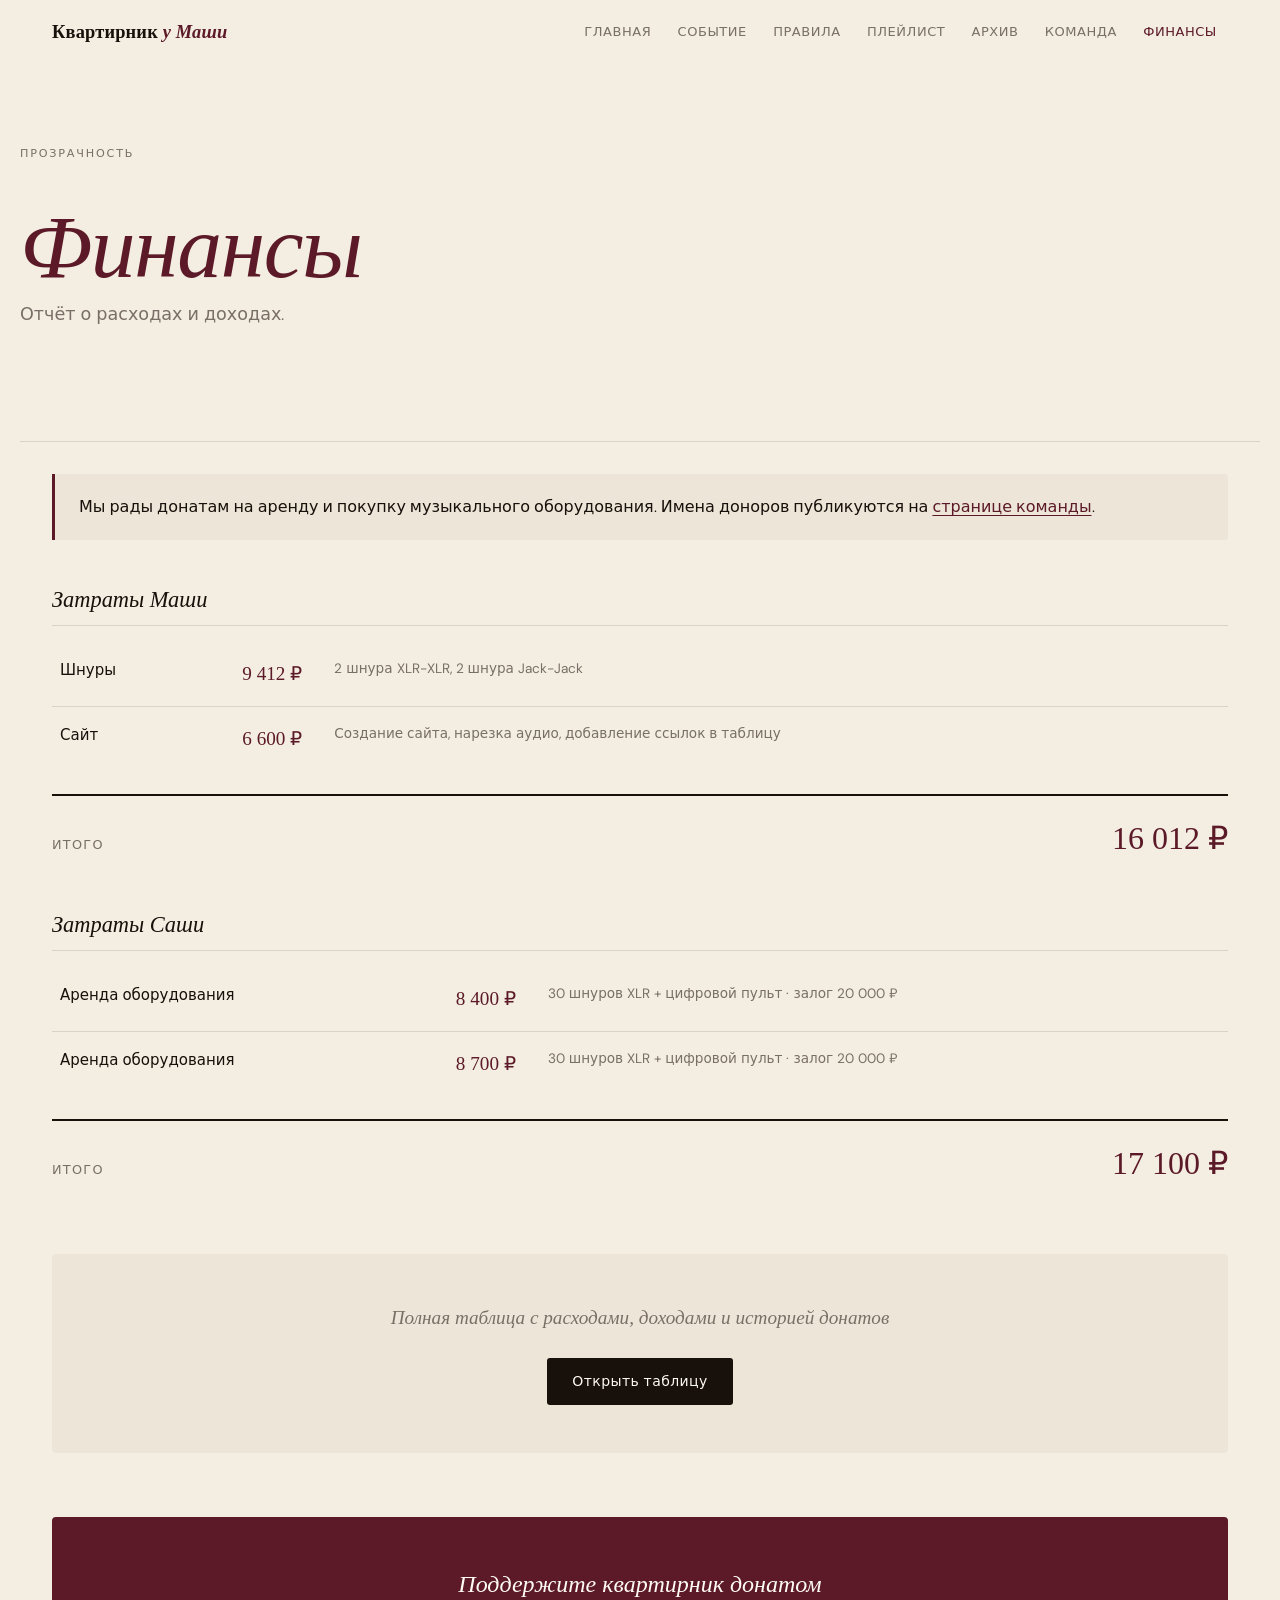
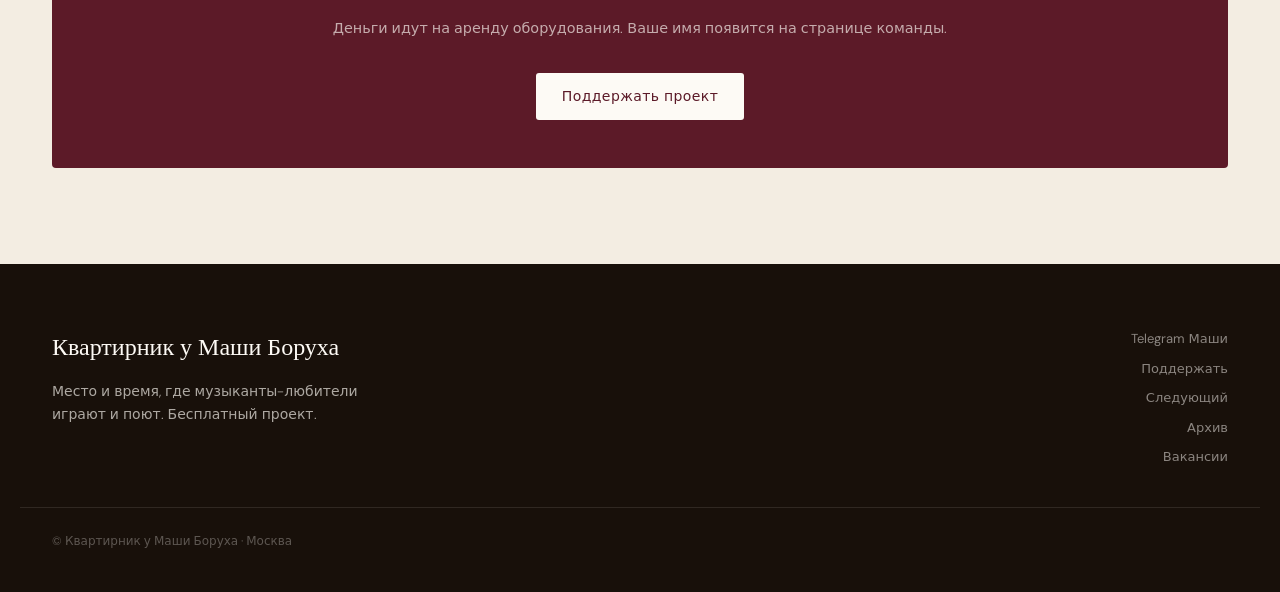
<file: finance.html>
<!doctype html>
<html lang="ru">
<head>
<meta charset="utf-8">
<meta name="viewport" content="width=device-width,initial-scale=1">
<title>Финансы · Квартирник у Маши Боруха</title>
<meta name="description" content="Прозрачный отчёт о расходах и доходах квартирника у Маши Боруха.">
<link rel="preconnect" href="https://fonts.googleapis.com">
<link rel="preconnect" href="https://fonts.gstatic.com" crossorigin>
<link rel="stylesheet" href="styles.css">
</head>
<body>

<nav class="nav-wrap scrolled" id="nav">
  <div class="nav-inner">
    <a href="index.html" class="nav-brand">Квартирник <em>у Маши</em></a>
    <button class="nav-toggle" id="navToggle" aria-label="Меню">
      <span></span><span></span><span></span>
    </button>
    <ul class="nav-links" id="navLinks">
      <li><a href="index.html">Главная</a></li>
      <li><a href="events.html">Событие</a></li>
      <li><a href="rules.html">Правила</a></li>
      <li><a href="playlist.html">Плейлист</a></li>
      <li><a href="archive.html">Архив</a></li>
      <li><a href="team.html">Команда</a></li>
      <li><a href="finance.html" aria-current="page">Финансы</a></li>
    </ul>
  </div>
</nav>

<div class="page-head wrap">
  <p class="section__label reveal">Прозрачность</p>
  <h1 class="page-title reveal d1"><em>Финансы</em></h1>
  <p class="page-sub reveal d2">Отчёт о расходах и доходах.</p>
</div>

<div class="wrap">

  <div class="finance-intro reveal">
    Мы рады донатам на аренду и покупку музыкального оборудования. Имена доноров публикуются на <a href="team.html" style="color:var(--wine);text-decoration:underline;text-underline-offset:3px">странице команды</a>.
  </div>

  <div class="expense-group reveal">
    <h2 class="expense-group-title">Затраты Маши</h2>
    <table class="expense-table">
      <tbody>
        <tr>
          <td>Шнуры</td>
          <td>9 412 ₽</td>
          <td>2 шнура XLR-XLR, 2 шнура Jack-Jack</td>
        </tr>
        <tr>
          <td>Сайт</td>
          <td>6 600 ₽</td>
          <td>Создание сайта, нарезка аудио, добавление ссылок в таблицу</td>
        </tr>
      </tbody>
    </table>
    <div class="total-row">
      <span class="total-label">Итого</span>
      <span class="total-amount">16 012 ₽</span>
    </div>
  </div>

  <div class="expense-group reveal">
    <h2 class="expense-group-title">Затраты Саши</h2>
    <table class="expense-table">
      <tbody>
        <tr>
          <td>Аренда оборудования</td>
          <td>8 400 ₽</td>
          <td>30 шнуров XLR + цифровой пульт · залог 20 000 ₽</td>
        </tr>
        <tr>
          <td>Аренда оборудования</td>
          <td>8 700 ₽</td>
          <td>30 шнуров XLR + цифровой пульт · залог 20 000 ₽</td>
        </tr>
      </tbody>
    </table>
    <div class="total-row">
      <span class="total-label">Итого</span>
      <span class="total-amount">17 100 ₽</span>
    </div>
  </div>

  <div class="reveal" style="margin:4rem 0;padding:3rem;background:var(--surface);border-radius:4px;text-align:center">
    <p style="font-family:var(--f-display);font-size:1.2rem;font-style:italic;margin-bottom:1.5rem;color:var(--smoke)">Полная таблица с расходами, доходами и историей донатов</p>
    <a href="#" class="btn btn-dark">Открыть таблицу</a>
  </div>

  <div class="reveal" style="margin:2rem 0 6rem;padding:3rem;background:var(--wine);border-radius:4px;text-align:center">
    <p style="font-family:var(--f-display);font-size:1.5rem;font-style:italic;color:var(--white);margin-bottom:.5rem">Поддержите квартирник донатом</p>
    <p style="font-size:.9rem;color:rgba(253,250,245,.65);margin-bottom:2rem;font-weight:300">Деньги идут на аренду оборудования. Ваше имя появится на странице команды.</p>
    <a href="https://www.tinkoff.ru/cf/5ptRedZWPa4" target="_blank" rel="noopener" class="btn" style="background:var(--white);color:var(--wine);font-weight:500">Поддержать проект</a>
  </div>

</div>

<footer class="site-footer">
  <div class="footer-inner">
    <div>
      <p class="footer-brand">Квартирник у Маши Боруха</p>
      <p class="footer-tag">Место и время, где музыканты-любители играют и поют. Бесплатный проект.</p>
    </div>
    <nav class="footer-links">
      <a href="https://t.me/maybeemoi" target="_blank" rel="noopener">Telegram Маши</a>
      <a href="finance.html">Поддержать</a>
      <a href="events.html">Следующий</a>
      <a href="archive.html">Архив</a>
      <a href="team.html">Вакансии</a>
    </nav>
  </div>
  <p class="footer-line">© Квартирник у Маши Боруха · Москва</p>
</footer>

<script>
const nav=document.getElementById('nav'),toggle=document.getElementById('navToggle'),links=document.getElementById('navLinks');
window.addEventListener('scroll',()=>{nav.classList.toggle('scrolled',window.scrollY>40);},{passive:true});
toggle.addEventListener('click',()=>{toggle.classList.toggle('open');links.classList.toggle('open');});
const io=new IntersectionObserver(entries=>{entries.forEach(e=>{if(e.isIntersecting){e.target.classList.add('visible');io.unobserve(e.target);}});},{threshold:.1});
document.querySelectorAll('.reveal').forEach(el=>io.observe(el));
</script>
</body>
</html>
</file>
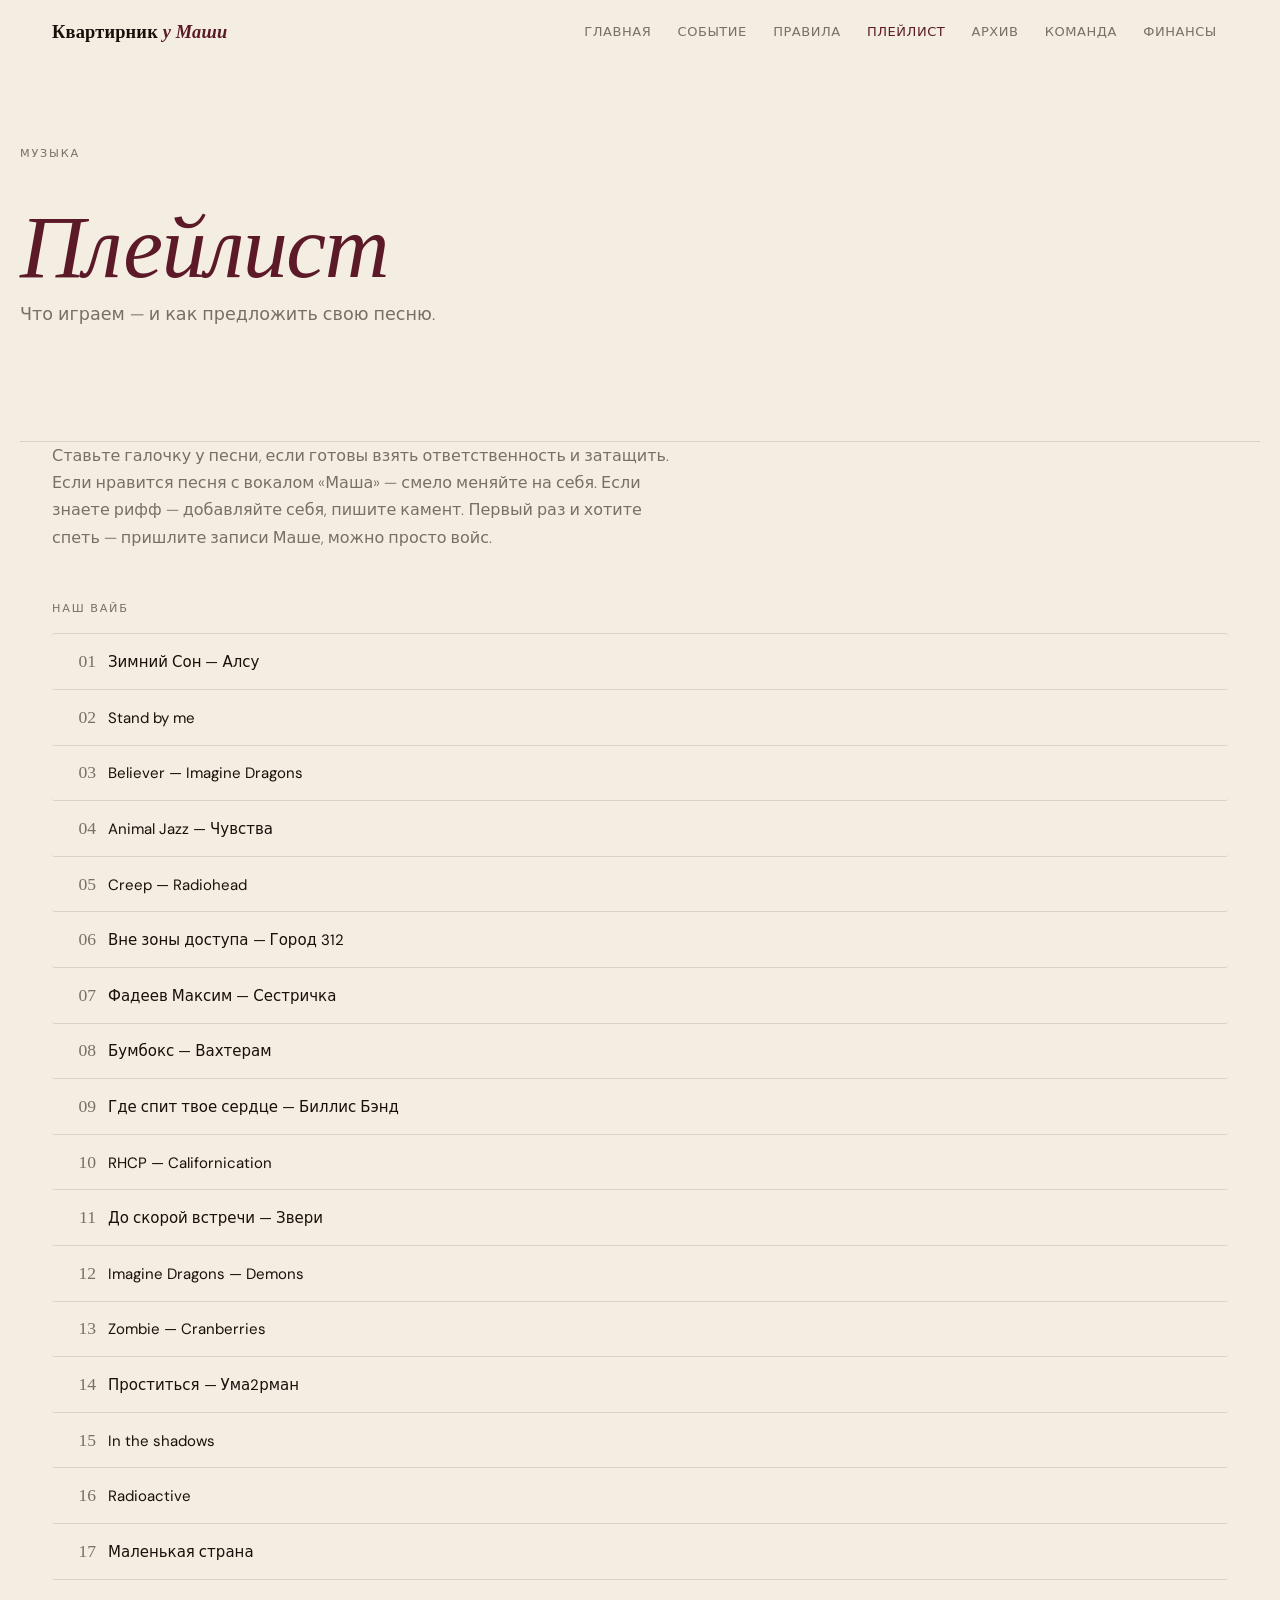
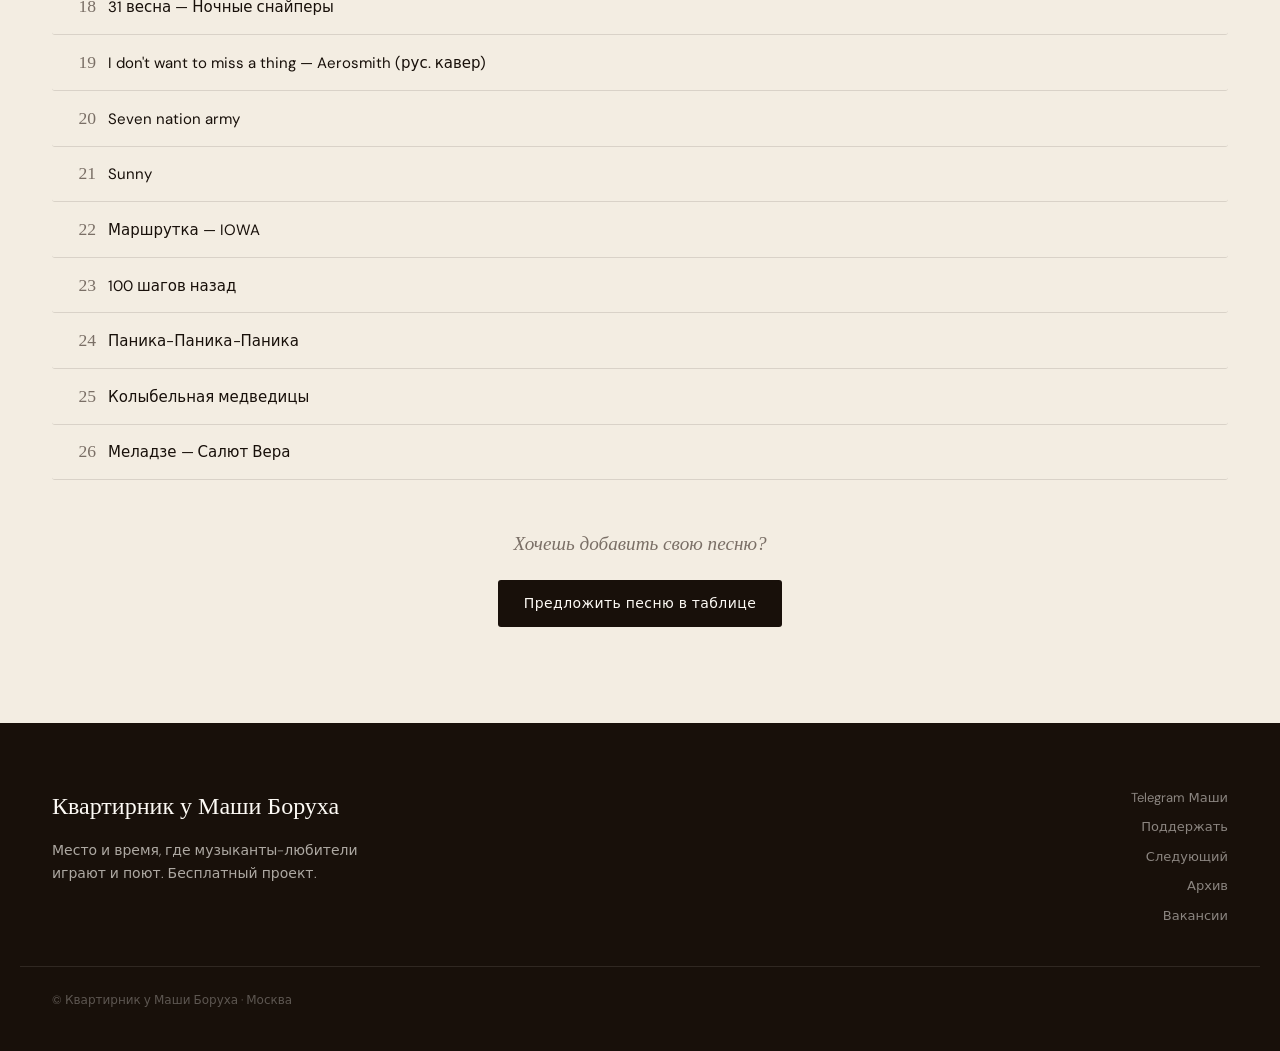
<file: playlist.html>
<!doctype html>
<html lang="ru">
<head>
<meta charset="utf-8">
<meta name="viewport" content="width=device-width,initial-scale=1">
<title>Плейлист · Квартирник у Маши Боруха</title>
<meta name="description" content="Плейлист квартирника у Маши Боруха — предложить песню.">
<link rel="preconnect" href="https://fonts.googleapis.com">
<link rel="preconnect" href="https://fonts.gstatic.com" crossorigin>
<link rel="stylesheet" href="styles.css">
</head>
<body>

<nav class="nav-wrap scrolled" id="nav">
  <div class="nav-inner">
    <a href="index.html" class="nav-brand">Квартирник <em>у Маши</em></a>
    <button class="nav-toggle" id="navToggle" aria-label="Меню">
      <span></span><span></span><span></span>
    </button>
    <ul class="nav-links" id="navLinks">
      <li><a href="index.html">Главная</a></li>
      <li><a href="events.html">Событие</a></li>
      <li><a href="rules.html">Правила</a></li>
      <li><a href="playlist.html" aria-current="page">Плейлист</a></li>
      <li><a href="archive.html">Архив</a></li>
      <li><a href="team.html">Команда</a></li>
      <li><a href="finance.html">Финансы</a></li>
    </ul>
  </div>
</nav>

<div class="page-head wrap">
  <p class="section__label reveal">Музыка</p>
  <h1 class="page-title reveal d1"><em>Плейлист</em></h1>
  <p class="page-sub reveal d2">Что играем — и как предложить свою песню.</p>
</div>

<div class="wrap">

  <div class="reveal" style="margin-bottom:3rem">
    <p style="font-weight:300;color:var(--smoke);font-size:1rem;line-height:1.7;max-width:640px">
      Ставьте галочку у песни, если готовы взять ответственность и затащить.
      Если нравится песня с вокалом «Маша» — смело меняйте на себя.
      Если знаете рифф — добавляйте себя, пишите камент.
      Первый раз и хотите спеть — пришлите записи Маше, можно просто войс.
    </p>
  </div>

  <p class="section__label reveal" style="margin-bottom:1rem">Наш вайб</p>
  <ol class="song-list reveal">
    <li class="song-row"><span class="song-num">01</span><span class="song-title">Зимний Сон — Алсу</span></li>
    <li class="song-row"><span class="song-num">02</span><span class="song-title">Stand by me</span></li>
    <li class="song-row"><span class="song-num">03</span><span class="song-title">Believer — Imagine Dragons</span></li>
    <li class="song-row"><span class="song-num">04</span><span class="song-title">Animal Jazz — Чувства</span></li>
    <li class="song-row"><span class="song-num">05</span><span class="song-title">Creep — Radiohead</span></li>
    <li class="song-row"><span class="song-num">06</span><span class="song-title">Вне зоны доступа — Город 312</span></li>
    <li class="song-row"><span class="song-num">07</span><span class="song-title">Фадеев Максим — Сестричка</span></li>
    <li class="song-row"><span class="song-num">08</span><span class="song-title">Бумбокс — Вахтерам</span></li>
    <li class="song-row"><span class="song-num">09</span><span class="song-title">Где спит твое сердце — Биллис Бэнд</span></li>
    <li class="song-row"><span class="song-num">10</span><span class="song-title">RHCP — Californication</span></li>
    <li class="song-row"><span class="song-num">11</span><span class="song-title">До скорой встречи — Звери</span></li>
    <li class="song-row"><span class="song-num">12</span><span class="song-title">Imagine Dragons — Demons</span></li>
    <li class="song-row"><span class="song-num">13</span><span class="song-title">Zombie — Cranberries</span></li>
    <li class="song-row"><span class="song-num">14</span><span class="song-title">Проститься — Ума2рман</span></li>
    <li class="song-row"><span class="song-num">15</span><span class="song-title">In the shadows</span></li>
    <li class="song-row"><span class="song-num">16</span><span class="song-title">Radioactive</span></li>
    <li class="song-row"><span class="song-num">17</span><span class="song-title">Маленькая страна</span></li>
    <li class="song-row"><span class="song-num">18</span><span class="song-title">31 весна — Ночные снайперы</span></li>
    <li class="song-row"><span class="song-num">19</span><span class="song-title">I don't want to miss a thing — Aerosmith (рус. кавер)</span></li>
    <li class="song-row"><span class="song-num">20</span><span class="song-title">Seven nation army</span></li>
    <li class="song-row"><span class="song-num">21</span><span class="song-title">Sunny</span></li>
    <li class="song-row"><span class="song-num">22</span><span class="song-title">Маршрутка — IOWA</span></li>
    <li class="song-row"><span class="song-num">23</span><span class="song-title">100 шагов назад</span></li>
    <li class="song-row"><span class="song-num">24</span><span class="song-title">Паника-Паника-Паника</span></li>
    <li class="song-row"><span class="song-num">25</span><span class="song-title">Колыбельная медведицы</span></li>
    <li class="song-row"><span class="song-num">26</span><span class="song-title">Меладзе — Салют Вера</span></li>
  </ol>

  <div class="playlist-cta reveal">
    <p style="font-family:var(--f-display);font-size:1.2rem;font-style:italic;color:var(--smoke);margin-bottom:1.25rem">Хочешь добавить свою песню?</p>
    <a href="#" class="btn btn-dark">Предложить песню в таблице</a>
  </div>

</div>

<footer class="site-footer">
  <div class="footer-inner">
    <div>
      <p class="footer-brand">Квартирник у Маши Боруха</p>
      <p class="footer-tag">Место и время, где музыканты-любители играют и поют. Бесплатный проект.</p>
    </div>
    <nav class="footer-links">
      <a href="https://t.me/maybeemoi" target="_blank" rel="noopener">Telegram Маши</a>
      <a href="finance.html">Поддержать</a>
      <a href="events.html">Следующий</a>
      <a href="archive.html">Архив</a>
      <a href="team.html">Вакансии</a>
    </nav>
  </div>
  <p class="footer-line">© Квартирник у Маши Боруха · Москва</p>
</footer>

<script>
const nav=document.getElementById('nav'),toggle=document.getElementById('navToggle'),links=document.getElementById('navLinks');
window.addEventListener('scroll',()=>{nav.classList.toggle('scrolled',window.scrollY>40);},{passive:true});
toggle.addEventListener('click',()=>{toggle.classList.toggle('open');links.classList.toggle('open');});
const io=new IntersectionObserver(entries=>{entries.forEach(e=>{if(e.isIntersecting){e.target.classList.add('visible');io.unobserve(e.target);}});},{threshold:.06});
document.querySelectorAll('.reveal').forEach(el=>io.observe(el));
</script>
</body>
</html>
</file>
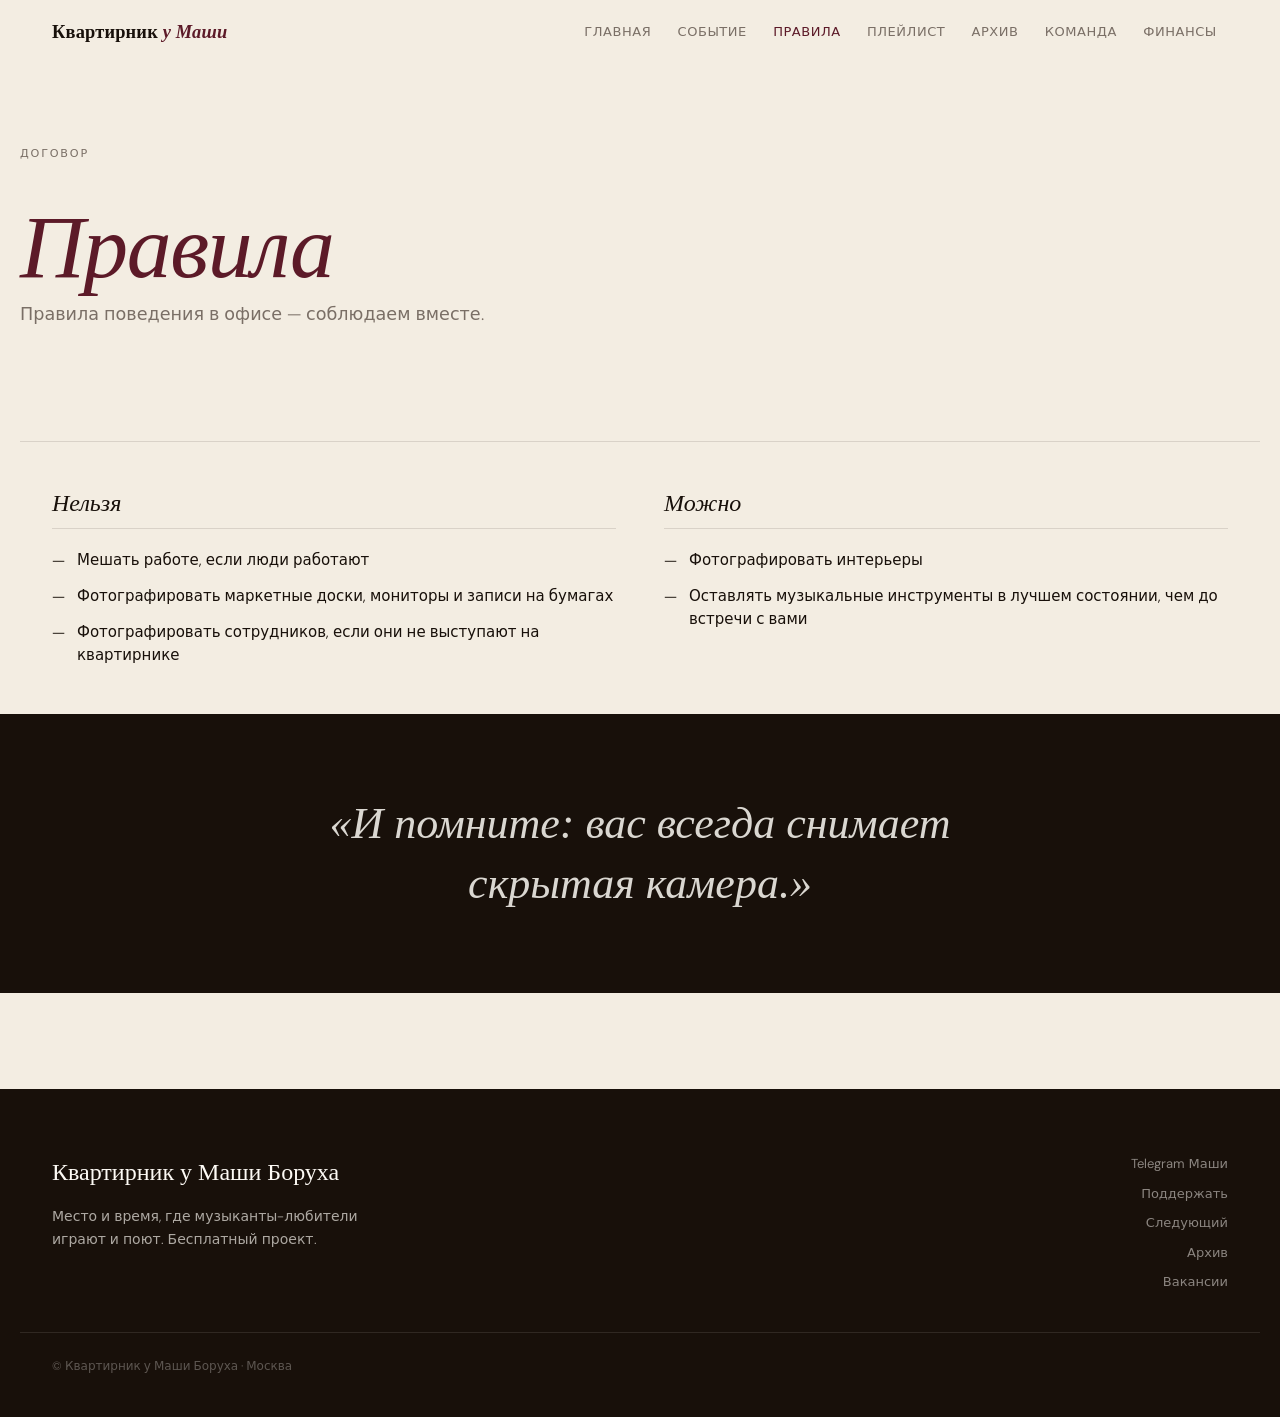
<file: rules.html>
<!doctype html>
<html lang="ru">
<head>
<meta charset="utf-8">
<meta name="viewport" content="width=device-width,initial-scale=1">
<title>Правила · Квартирник у Маши Боруха</title>
<meta name="description" content="Правила поведения на квартирнике у Маши Боруха.">
<link rel="preconnect" href="https://fonts.googleapis.com">
<link rel="preconnect" href="https://fonts.gstatic.com" crossorigin>
<link rel="stylesheet" href="styles.css">
</head>
<body>

<nav class="nav-wrap scrolled" id="nav">
  <div class="nav-inner">
    <a href="index.html" class="nav-brand">Квартирник <em>у Маши</em></a>
    <button class="nav-toggle" id="navToggle" aria-label="Меню">
      <span></span><span></span><span></span>
    </button>
    <ul class="nav-links" id="navLinks">
      <li><a href="index.html">Главная</a></li>
      <li><a href="events.html">Событие</a></li>
      <li><a href="rules.html" aria-current="page">Правила</a></li>
      <li><a href="playlist.html">Плейлист</a></li>
      <li><a href="archive.html">Архив</a></li>
      <li><a href="team.html">Команда</a></li>
      <li><a href="finance.html">Финансы</a></li>
    </ul>
  </div>
</nav>

<div class="page-head wrap">
  <p class="section__label reveal">Договор</p>
  <h1 class="page-title reveal d1"><em>Правила</em></h1>
  <p class="page-sub reveal d2">Правила поведения в офисе — соблюдаем вместе.</p>
</div>

<div class="wrap">
  <div class="rules-grid">
    <div class="reveal">
      <h2 class="rules-col-title">Нельзя</h2>
      <ul class="rules-list">
        <li>
          <span class="r-icon">—</span>
          <span>Мешать работе, если люди работают</span>
        </li>
        <li>
          <span class="r-icon">—</span>
          <span>Фотографировать маркетные доски, мониторы и записи на бумагах</span>
        </li>
        <li>
          <span class="r-icon">—</span>
          <span>Фотографировать сотрудников, если они не выступают на квартирнике</span>
        </li>
      </ul>
    </div>
    <div class="reveal d1">
      <h2 class="rules-col-title">Можно</h2>
      <ul class="rules-list">
        <li>
          <span class="r-icon">—</span>
          <span>Фотографировать интерьеры</span>
        </li>
        <li>
          <span class="r-icon">—</span>
          <span>Оставлять музыкальные инструменты в лучшем состоянии, чем до встречи с вами</span>
        </li>
      </ul>
    </div>
  </div>
</div>

<div class="history-strip">
  <div class="wrap" style="max-width:800px">
    <p class="rules-quote reveal" style="color:rgba(253,250,245,.85);padding:0">
      «И помните: вас всегда снимает скрытая камера.»
    </p>
  </div>
</div>

<footer class="site-footer">
  <div class="footer-inner">
    <div>
      <p class="footer-brand">Квартирник у Маши Боруха</p>
      <p class="footer-tag">Место и время, где музыканты-любители играют и поют. Бесплатный проект.</p>
    </div>
    <nav class="footer-links">
      <a href="https://t.me/maybeemoi" target="_blank" rel="noopener">Telegram Маши</a>
      <a href="finance.html">Поддержать</a>
      <a href="events.html">Следующий</a>
      <a href="archive.html">Архив</a>
      <a href="team.html">Вакансии</a>
    </nav>
  </div>
  <p class="footer-line">© Квартирник у Маши Боруха · Москва</p>
</footer>

<script>
const nav=document.getElementById('nav'),toggle=document.getElementById('navToggle'),links=document.getElementById('navLinks');
window.addEventListener('scroll',()=>{nav.classList.toggle('scrolled',window.scrollY>40);},{passive:true});
toggle.addEventListener('click',()=>{toggle.classList.toggle('open');links.classList.toggle('open');});
const io=new IntersectionObserver(entries=>{entries.forEach(e=>{if(e.isIntersecting){e.target.classList.add('visible');io.unobserve(e.target);}});},{threshold:.1});
document.querySelectorAll('.reveal').forEach(el=>io.observe(el));
</script>
</body>
</html>
</file>
<file: styles.css>
@import url('https://fonts.googleapis.com/css2?family=Cormorant+Garant:ital,wght@0,300;0,400;0,500;0,600;0,700;1,300;1,400;1,500;1,600&family=DM+Sans:ital,opsz,wght@0,9..40,300;0,9..40,400;0,9..40,500;1,9..40,300&display=swap');

/* ─── Tokens ─────────────────────────────────────────── */
:root {
  --ink:     #18100A;
  --paper:   #F3EDE2;
  --wine:    #5C1A28;
  --wine-lt: #7D2438;
  --gold:    #A87828;
  --smoke:   #7A6F66;
  --surface: #EDE6D8;
  --white:   #FDFAF5;
  --border:  rgba(24,16,10,.12);

  --f-display: 'Cormorant Garant', Georgia, serif;
  --f-body:    'DM Sans', system-ui, sans-serif;

  --ease: cubic-bezier(.4,0,.2,1);
  --ease-out: cubic-bezier(0,0,.2,1);
}

/* ─── Reset ──────────────────────────────────────────── */
*, *::before, *::after { box-sizing: border-box; margin: 0; padding: 0; }
html { scroll-behavior: smooth; font-size: 16px; -webkit-text-size-adjust: 100%; }
body {
  font-family: var(--f-body);
  background: var(--paper);
  color: var(--ink);
  line-height: 1.65;
  font-weight: 400;
  overflow-x: hidden;
}
img { display: block; max-width: 100%; height: auto; }
a { color: inherit; text-decoration: none; }
ul { list-style: none; }
button { cursor: pointer; border: none; background: none; font: inherit; }

/* ─── Reveal animation ───────────────────────────────── */
.reveal {
  opacity: 0;
  transform: translateY(28px);
  transition: opacity .7s var(--ease-out), transform .7s var(--ease-out);
}
.reveal.visible { opacity: 1; transform: none; }
.reveal.d1 { transition-delay: .1s; }
.reveal.d2 { transition-delay: .2s; }
.reveal.d3 { transition-delay: .32s; }
.reveal.d4 { transition-delay: .46s; }
.reveal.d5 { transition-delay: .6s; }

/* ─── Nav ────────────────────────────────────────────── */
.nav-wrap {
  position: fixed;
  top: 0; left: 0; right: 0;
  z-index: 100;
  transition: background .35s var(--ease), box-shadow .35s var(--ease);
}
.nav-wrap.scrolled {
  background: rgba(253,250,245,.88);
  backdrop-filter: blur(14px);
  -webkit-backdrop-filter: blur(14px);
  box-shadow: 0 1px 0 var(--border);
}
.nav-inner {
  max-width: 1240px;
  margin: 0 auto;
  padding: 0 2rem;
  height: 64px;
  display: flex;
  align-items: center;
  justify-content: space-between;
  gap: 2rem;
}
.nav-brand {
  font-family: var(--f-display);
  font-size: 1.15rem;
  font-weight: 600;
  letter-spacing: .01em;
  white-space: nowrap;
  flex-shrink: 0;
}
.nav-brand em { font-style: italic; color: var(--wine); }
.nav-links {
  display: flex;
  align-items: center;
  gap: .25rem;
}
.nav-links a {
  font-size: .8125rem;
  font-weight: 500;
  letter-spacing: .04em;
  text-transform: uppercase;
  padding: .4rem .7rem;
  border-radius: 4px;
  transition: color .2s, background .2s;
  color: var(--smoke);
}
.nav-links a:hover { color: var(--ink); background: var(--surface); }
.nav-links a[aria-current="page"] { color: var(--wine); }

/* hamburger */
.nav-toggle {
  display: none;
  flex-direction: column;
  gap: 5px;
  padding: 6px;
}
.nav-toggle span {
  display: block;
  width: 22px;
  height: 2px;
  background: var(--ink);
  border-radius: 2px;
  transition: transform .3s, opacity .3s;
}
.nav-toggle.open span:nth-child(1) { transform: translateY(7px) rotate(45deg); }
.nav-toggle.open span:nth-child(2) { opacity: 0; }
.nav-toggle.open span:nth-child(3) { transform: translateY(-7px) rotate(-45deg); }

@media (max-width: 768px) {
  .nav-links {
    display: none;
    position: fixed;
    top: 64px; left: 0; right: 0;
    background: var(--white);
    flex-direction: column;
    align-items: stretch;
    padding: 1rem;
    border-bottom: 1px solid var(--border);
    gap: 0;
  }
  .nav-links.open { display: flex; }
  .nav-links a { padding: .75rem 1rem; font-size: .875rem; }
  .nav-toggle { display: flex; }
}

/* ─── Hero ───────────────────────────────────────────── */
.hero {
  position: relative;
  min-height: 100svh;
  display: flex;
  align-items: flex-end;
  padding: 0 0 5rem;
  overflow: hidden;
}
.hero__bg {
  position: absolute;
  inset: 0;
  background: var(--ink);
}
.hero__bg img {
  width: 100%;
  height: 100%;
  object-fit: cover;
  opacity: .55;
  filter: saturate(.7);
}
.hero__bg::after {
  content: '';
  position: absolute;
  inset: 0;
  background: linear-gradient(to top, rgba(24,16,10,.75) 30%, rgba(24,16,10,.1) 70%);
}
.hero__content {
  position: relative;
  z-index: 2;
  max-width: 1240px;
  width: 100%;
  margin: 0 auto;
  padding: 0 2rem;
}
.hero__eyebrow {
  font-family: var(--f-body);
  font-size: .75rem;
  font-weight: 500;
  letter-spacing: .14em;
  text-transform: uppercase;
  color: var(--gold);
  margin-bottom: 1.25rem;
}
.hero__title {
  font-family: var(--f-display);
  font-size: clamp(3rem, 9vw, 8rem);
  font-weight: 300;
  line-height: 1.0;
  letter-spacing: -.01em;
  color: var(--white);
  margin-bottom: 1.5rem;
}
.hero__title em { font-style: italic; color: rgba(253,250,245,.7); }
.hero__sub {
  font-size: clamp(.95rem, 1.5vw, 1.2rem);
  color: rgba(253,250,245,.7);
  max-width: 460px;
  margin-bottom: 2.5rem;
  font-weight: 300;
}
.hero__ctas { display: flex; gap: 1rem; flex-wrap: wrap; }

/* ─── Buttons ────────────────────────────────────────── */
.btn {
  display: inline-flex;
  align-items: center;
  gap: .4em;
  padding: .75rem 1.6rem;
  border-radius: 3px;
  font-size: .875rem;
  font-weight: 500;
  letter-spacing: .03em;
  transition: all .25s var(--ease);
}
.btn-primary {
  background: var(--wine);
  color: var(--white);
}
.btn-primary:hover { background: var(--wine-lt); transform: translateY(-1px); }
.btn-ghost {
  border: 1px solid rgba(253,250,245,.35);
  color: var(--white);
}
.btn-ghost:hover { border-color: rgba(253,250,245,.7); background: rgba(253,250,245,.08); }
.btn-dark {
  background: var(--ink);
  color: var(--white);
}
.btn-dark:hover { background: var(--wine); transform: translateY(-1px); }
.btn-outline {
  border: 1.5px solid var(--ink);
  color: var(--ink);
}
.btn-outline:hover { background: var(--ink); color: var(--white); }

/* ─── Layout ─────────────────────────────────────────── */
.wrap {
  max-width: 1240px;
  margin: 0 auto;
  padding: 0 2rem;
}
.section { padding: 6rem 0; }
.section + .section { border-top: 1px solid var(--border); }
.section__label {
  font-size: .7rem;
  font-weight: 500;
  letter-spacing: .16em;
  text-transform: uppercase;
  color: var(--smoke);
  margin-bottom: 2.5rem;
}
.cols-2 {
  display: grid;
  grid-template-columns: 1fr 1fr;
  gap: 4rem;
  align-items: start;
}
@media (max-width: 768px) { .cols-2 { grid-template-columns: 1fr; gap: 2rem; } }

/* ─── Typography ─────────────────────────────────────── */
h1, h2, h3, h4 { font-family: var(--f-display); font-weight: 400; line-height: 1.1; }
.display {
  font-family: var(--f-display);
  font-size: clamp(2.5rem, 6vw, 5.5rem);
  font-weight: 300;
  line-height: 1.05;
  letter-spacing: -.01em;
}
.display em { font-style: italic; }
.page-title {
  font-family: var(--f-display);
  font-size: clamp(2.75rem, 7vw, 6rem);
  font-weight: 300;
  line-height: 1.0;
  letter-spacing: -.015em;
  margin-bottom: .5rem;
}
.page-title em { font-style: italic; color: var(--wine); }
.page-sub {
  font-size: 1.1rem;
  color: var(--smoke);
  margin-bottom: 3rem;
  font-weight: 300;
}
.section-h2 {
  font-size: clamp(1.75rem, 3.5vw, 2.75rem);
  font-weight: 400;
  margin-bottom: 1.5rem;
}
.section-h2 em { font-style: italic; color: var(--wine); }
p + p { margin-top: .9em; }
.lead { font-size: 1.15rem; font-weight: 300; color: var(--smoke); }

/* ─── Page header (non-hero pages) ──────────────────── */
.page-head {
  padding: 9rem 0 4rem;
  border-bottom: 1px solid var(--border);
}

/* ─── Photo strip ────────────────────────────────────── */
.photo-strip {
  display: grid;
  grid-template-columns: repeat(3, 1fr);
  height: 420px;
  overflow: hidden;
}
.photo-strip a,
.photo-strip-item {
  overflow: hidden;
  cursor: default;
}
.photo-strip img {
  width: 100%;
  height: 100%;
  object-fit: cover;
  transition: transform .6s var(--ease), filter .6s var(--ease);
  filter: saturate(.85);
}
.photo-strip img:hover { transform: scale(1.04); filter: saturate(1); }
@media (max-width: 768px) {
  .photo-strip { grid-template-columns: 1fr; height: auto; }
  .photo-strip-item { height: 260px; }
}

/* ─── Icon list ──────────────────────────────────────── */
.icon-list { display: flex; flex-direction: column; gap: 1rem; }
.icon-list li { display: flex; gap: .9rem; align-items: flex-start; }
.icon-list .icon { font-size: 1.25rem; line-height: 1.4; flex-shrink: 0; }
.icon-list .text { font-size: 1rem; font-weight: 300; }
.list-label {
  font-size: .7rem;
  font-weight: 500;
  letter-spacing: .14em;
  text-transform: uppercase;
  color: var(--smoke);
  margin-bottom: 1.25rem;
}

/* ─── History strip ──────────────────────────────────── */
.history-strip {
  background: var(--ink);
  color: var(--white);
  padding: 5rem 0;
}
.history-strip .wrap { max-width: 720px; }
.history-strip blockquote {
  font-family: var(--f-display);
  font-size: clamp(1.4rem, 3vw, 2.2rem);
  font-weight: 300;
  font-style: italic;
  line-height: 1.45;
  color: rgba(253,250,245,.85);
}
.history-strip cite {
  display: block;
  margin-top: 1.5rem;
  font-style: normal;
  font-size: .8rem;
  letter-spacing: .1em;
  text-transform: uppercase;
  color: var(--gold);
}

/* ─── Event card (events.html) ───────────────────────── */
.event-date-block {
  padding: 4rem 0 3rem;
  border-bottom: 1px solid var(--border);
}
.event-num {
  font-family: var(--f-display);
  font-size: clamp(5rem, 16vw, 14rem);
  font-weight: 300;
  line-height: .9;
  letter-spacing: -.03em;
  color: var(--surface);
  pointer-events: none;
  user-select: none;
}
.event-num span { color: var(--wine); }
.event-meta { margin-top: 2rem; display: flex; flex-direction: column; gap: .75rem; }
.event-meta-row { display: flex; align-items: center; gap: 1rem; }
.event-meta-label {
  font-size: .7rem;
  letter-spacing: .12em;
  text-transform: uppercase;
  color: var(--smoke);
  width: 90px;
  flex-shrink: 0;
}
.event-meta-val { font-size: 1rem; font-weight: 400; }

.event-photo {
  position: relative;
  height: clamp(300px, 50vh, 600px);
  overflow: hidden;
  background: var(--ink);
}
.event-photo img { width: 100%; height: 100%; object-fit: cover; opacity: .75; }
.event-photo::after {
  content: '';
  position: absolute;
  inset: 0;
  background: linear-gradient(135deg, rgba(92,26,40,.3), transparent);
}

.info-cards {
  display: grid;
  grid-template-columns: repeat(3,1fr);
  gap: 1px;
  background: var(--border);
  border: 1px solid var(--border);
  margin: 4rem 0;
  border-radius: 4px;
  overflow: hidden;
}
.info-card {
  background: var(--white);
  padding: 2.5rem 2rem;
  text-align: center;
}
.info-card__num {
  font-family: var(--f-display);
  font-size: 2.5rem;
  font-weight: 300;
  color: var(--wine);
  display: block;
}
.info-card__label {
  font-size: .8rem;
  letter-spacing: .08em;
  text-transform: uppercase;
  color: var(--smoke);
  margin-top: .4rem;
}
@media (max-width: 768px) {
  .info-cards { grid-template-columns: 1fr; }
}

/* ─── Archive ────────────────────────────────────────── */
.archive-entry { padding: 5rem 0; border-bottom: 1px solid var(--border); }
.archive-entry:last-child { border-bottom: none; }
.archive-header { display: flex; align-items: baseline; gap: 2rem; margin-bottom: 2.5rem; flex-wrap: wrap; }
.archive-num {
  font-family: var(--f-display);
  font-size: clamp(3rem, 8vw, 6rem);
  font-weight: 300;
  color: var(--surface);
  line-height: 1;
  flex-shrink: 0;
}
.archive-info { flex: 1; }
.archive-date {
  font-size: .75rem;
  letter-spacing: .12em;
  text-transform: uppercase;
  color: var(--gold);
  margin-bottom: .35rem;
}
.archive-title {
  font-family: var(--f-display);
  font-size: clamp(1.5rem, 3vw, 2.2rem);
  font-weight: 400;
}
.archive-loc { font-size: .9rem; color: var(--smoke); margin-top: .25rem; }

.photo-grid {
  display: grid;
  grid-template-columns: repeat(3, 1fr);
  gap: 8px;
}
.photo-grid img {
  width: 100%;
  aspect-ratio: 4/3;
  object-fit: cover;
  border-radius: 2px;
  filter: saturate(.8);
  transition: transform .5s var(--ease), filter .5s var(--ease), box-shadow .5s;
}
.photo-grid img:hover {
  transform: scale(1.03);
  filter: saturate(1);
  box-shadow: 0 12px 40px rgba(24,16,10,.25);
  position: relative;
  z-index: 2;
}
@media (max-width: 1024px) { .photo-grid { grid-template-columns: repeat(2,1fr); } }
@media (max-width: 480px)  { .photo-grid { grid-template-columns: 1fr; } }

/* ─── Team ───────────────────────────────────────────── */
.role-section { padding: 3.5rem 0; border-bottom: 1px solid var(--border); }
.role-section:last-child { border-bottom: none; }
.role-header { display: flex; align-items: baseline; gap: 1.5rem; margin-bottom: 1.5rem; }
.role-num {
  font-family: var(--f-display);
  font-size: 3.5rem;
  font-weight: 300;
  color: var(--surface);
  line-height: 1;
  flex-shrink: 0;
  min-width: 60px;
}
.role-title {
  font-family: var(--f-display);
  font-size: 1.5rem;
  font-weight: 400;
  font-style: italic;
}
.name-cloud { display: flex; flex-wrap: wrap; gap: .5rem; }
.name-chip {
  font-size: .875rem;
  padding: .3rem .8rem;
  border: 1px solid var(--border);
  border-radius: 2rem;
  background: var(--white);
  color: var(--ink);
  transition: border-color .2s, background .2s;
}
.name-chip:hover { border-color: var(--wine); background: var(--surface); }

.organizers-grid {
  display: grid;
  grid-template-columns: repeat(auto-fill, minmax(260px, 1fr));
  gap: 1.5rem;
  margin-top: 1.5rem;
}
.organizer-card {
  padding: 1.5rem;
  background: var(--white);
  border: 1px solid var(--border);
  border-radius: 4px;
  transition: box-shadow .3s, transform .3s;
}
.organizer-card:hover { box-shadow: 0 8px 24px rgba(24,16,10,.1); transform: translateY(-2px); }
.organizer-name { font-family: var(--f-display); font-size: 1.2rem; font-weight: 500; margin-bottom: .4rem; }
.organizer-role { font-size: .875rem; color: var(--smoke); font-weight: 300; }

.team-photos { display: grid; grid-template-columns: 1fr 1fr; gap: 1rem; margin-top: 4rem; }
.team-photos img { width: 100%; aspect-ratio: 4/3; object-fit: cover; border-radius: 2px; filter: saturate(.85); }
@media (max-width: 600px) { .team-photos { grid-template-columns: 1fr; } }
.team-note {
  margin-top: 1.5rem;
  font-size: .875rem;
  color: var(--smoke);
  font-style: italic;
  text-align: center;
}

/* ─── Finance ────────────────────────────────────────── */
.finance-intro {
  background: var(--surface);
  border-left: 3px solid var(--wine);
  padding: 1.25rem 1.5rem;
  margin: 2rem 0 3rem;
  border-radius: 0 3px 3px 0;
  font-size: 1rem;
  font-weight: 300;
}
.expense-group { margin-bottom: 3rem; }
.expense-group-title {
  font-family: var(--f-display);
  font-size: 1.4rem;
  font-style: italic;
  font-weight: 400;
  margin-bottom: 1rem;
  padding-bottom: .75rem;
  border-bottom: 1px solid var(--border);
}
.expense-table { width: 100%; border-collapse: collapse; }
.expense-table tr { border-bottom: 1px solid var(--border); }
.expense-table tr:last-child { border-bottom: none; }
.expense-table td { padding: 1rem .5rem; font-size: .9375rem; vertical-align: top; }
.expense-table td:nth-child(2) {
  font-family: var(--f-display);
  font-size: 1.2rem;
  font-weight: 500;
  color: var(--wine);
  white-space: nowrap;
  width: 120px;
  text-align: right;
}
.expense-table td:nth-child(3) { color: var(--smoke); font-size: .85rem; padding-left: 1.5rem; }
.total-row { margin-top: 1.5rem; padding-top: 1rem; border-top: 2px solid var(--ink); display: flex; justify-content: space-between; align-items: baseline; }
.total-label { font-size: .8rem; letter-spacing: .1em; text-transform: uppercase; color: var(--smoke); }
.total-amount { font-family: var(--f-display); font-size: 2rem; font-weight: 500; color: var(--wine); }

/* ─── Rules ──────────────────────────────────────────── */
.rules-grid { display: grid; grid-template-columns: 1fr 1fr; gap: 3rem; margin: 3rem 0; }
@media (max-width: 768px) { .rules-grid { grid-template-columns: 1fr; gap: 2rem; } }
.rules-col-title {
  font-family: var(--f-display);
  font-size: 1.5rem;
  font-style: italic;
  margin-bottom: 1.25rem;
  padding-bottom: .75rem;
  border-bottom: 1px solid var(--border);
}
.rules-list { display: flex; flex-direction: column; gap: .75rem; }
.rules-list li {
  display: flex;
  gap: .75rem;
  font-size: .9375rem;
  font-weight: 300;
  line-height: 1.5;
  align-items: flex-start;
}
.rules-list li .r-icon { flex-shrink: 0; font-size: 1rem; line-height: 1.5; }
.rules-quote {
  font-family: var(--f-display);
  font-size: clamp(1.5rem, 3.5vw, 2.75rem);
  font-style: italic;
  font-weight: 300;
  color: var(--wine);
  text-align: center;
  padding: 5rem 2rem;
  max-width: 800px;
  margin: 0 auto;
  line-height: 1.35;
}

/* ─── Playlist ───────────────────────────────────────── */
.playlist-tips {
  display: grid;
  grid-template-columns: repeat(2, 1fr);
  gap: .75rem;
  margin: 2rem 0 3.5rem;
}
@media (max-width: 600px) { .playlist-tips { grid-template-columns: 1fr; } }
.playlist-tip {
  background: var(--white);
  border: 1px solid var(--border);
  border-radius: 4px;
  padding: 1.1rem 1.25rem;
  font-size: .875rem;
  font-weight: 300;
  line-height: 1.55;
  display: flex;
  gap: .75rem;
  align-items: flex-start;
}
.playlist-tip .tip-icon { font-size: 1.1rem; flex-shrink: 0; }

.song-list { display: flex; flex-direction: column; }
.song-row {
  display: grid;
  grid-template-columns: 44px 1fr;
  align-items: baseline;
  gap: .75rem;
  padding: .8rem 0;
  border-bottom: 1px solid var(--border);
  transition: background .2s;
  border-radius: 3px;
}
.song-row:first-child { border-top: 1px solid var(--border); }
.song-row:hover { background: var(--surface); padding-left: .5rem; padding-right: .5rem; margin: 0 -.5rem; }
.song-num {
  font-family: var(--f-display);
  font-size: 1.1rem;
  font-weight: 300;
  color: var(--smoke);
  text-align: right;
}
.song-title { font-size: .9375rem; font-weight: 400; }
.playlist-cta { margin-top: 3rem; text-align: center; }

/* ─── Footer ─────────────────────────────────────────── */
.site-footer {
  background: var(--ink);
  color: rgba(253,250,245,.65);
  padding: 4rem 0 2.5rem;
  margin-top: 6rem;
}
.footer-inner {
  max-width: 1240px;
  margin: 0 auto;
  padding: 0 2rem;
  display: grid;
  grid-template-columns: 1fr auto;
  gap: 4rem;
  align-items: start;
}
.footer-brand {
  font-family: var(--f-display);
  font-size: 1.5rem;
  font-weight: 400;
  color: var(--white);
  margin-bottom: .5rem;
}
.footer-tag { font-size: .875rem; font-weight: 300; max-width: 340px; line-height: 1.6; }
.footer-links { display: flex; flex-direction: column; gap: .5rem; align-items: flex-end; }
.footer-links a {
  font-size: .8125rem;
  font-weight: 400;
  color: rgba(253,250,245,.5);
  transition: color .2s;
}
.footer-links a:hover { color: var(--white); }
.footer-line {
  max-width: 1240px;
  margin: 2.5rem auto 0;
  padding: 1.5rem 2rem 0;
  border-top: 1px solid rgba(253,250,245,.1);
  font-size: .75rem;
  color: rgba(253,250,245,.3);
}
@media (max-width: 600px) {
  .footer-inner { grid-template-columns: 1fr; gap: 2rem; }
  .footer-links { align-items: flex-start; }
}

/* ─── Дополнения движка событий ───────────────────────── */
a.archive-header { display:flex; gap:1.25rem; align-items:baseline; text-decoration:none; }
a.archive-header:hover .archive-date { color: var(--wine); }
.archive-more { font-family: var(--f-body); font-size:.9rem; letter-spacing:.02em;
  color: var(--wine); border-bottom:1px solid rgba(92,26,40,.35); padding-bottom:2px; transition:.2s; }
.archive-more:hover { border-color: var(--wine); }
.playlist-ul { display:flex; flex-direction:column; gap:.15rem; margin-top:1rem; }
.playlist-ul li { display:flex; gap:1rem; align-items:baseline; padding:.55rem 0;
  border-bottom:1px solid var(--border); font-weight:300; }
.pl-num { font-family: var(--f-display); font-size:1.1rem; color: var(--gold); min-width:2rem; }
.event-note { font-family: var(--f-display); font-size:clamp(1.15rem,2.2vw,1.5rem); font-style:italic;
  font-weight:300; color: var(--smoke); line-height:1.5; margin:2.5rem 0 0; max-width:760px; }
.event-performers { font-weight:300; color: var(--ink); line-height:1.7; max-width:760px; margin-top:1rem; }
.guest-cloud { display:flex; flex-wrap:wrap; gap:.5rem; margin-top:1rem; }
.guest-chip { font-size:.9rem; padding:.4rem 1rem; border-radius:2rem; background:var(--wine);
  color:var(--white); font-weight:500; letter-spacing:.01em; }
.guest-chip:hover { background:var(--wine-lt); }
.archive-guests { font-size:.85rem; color:var(--gold); margin-top:.4rem; font-weight:500; }
</file>
